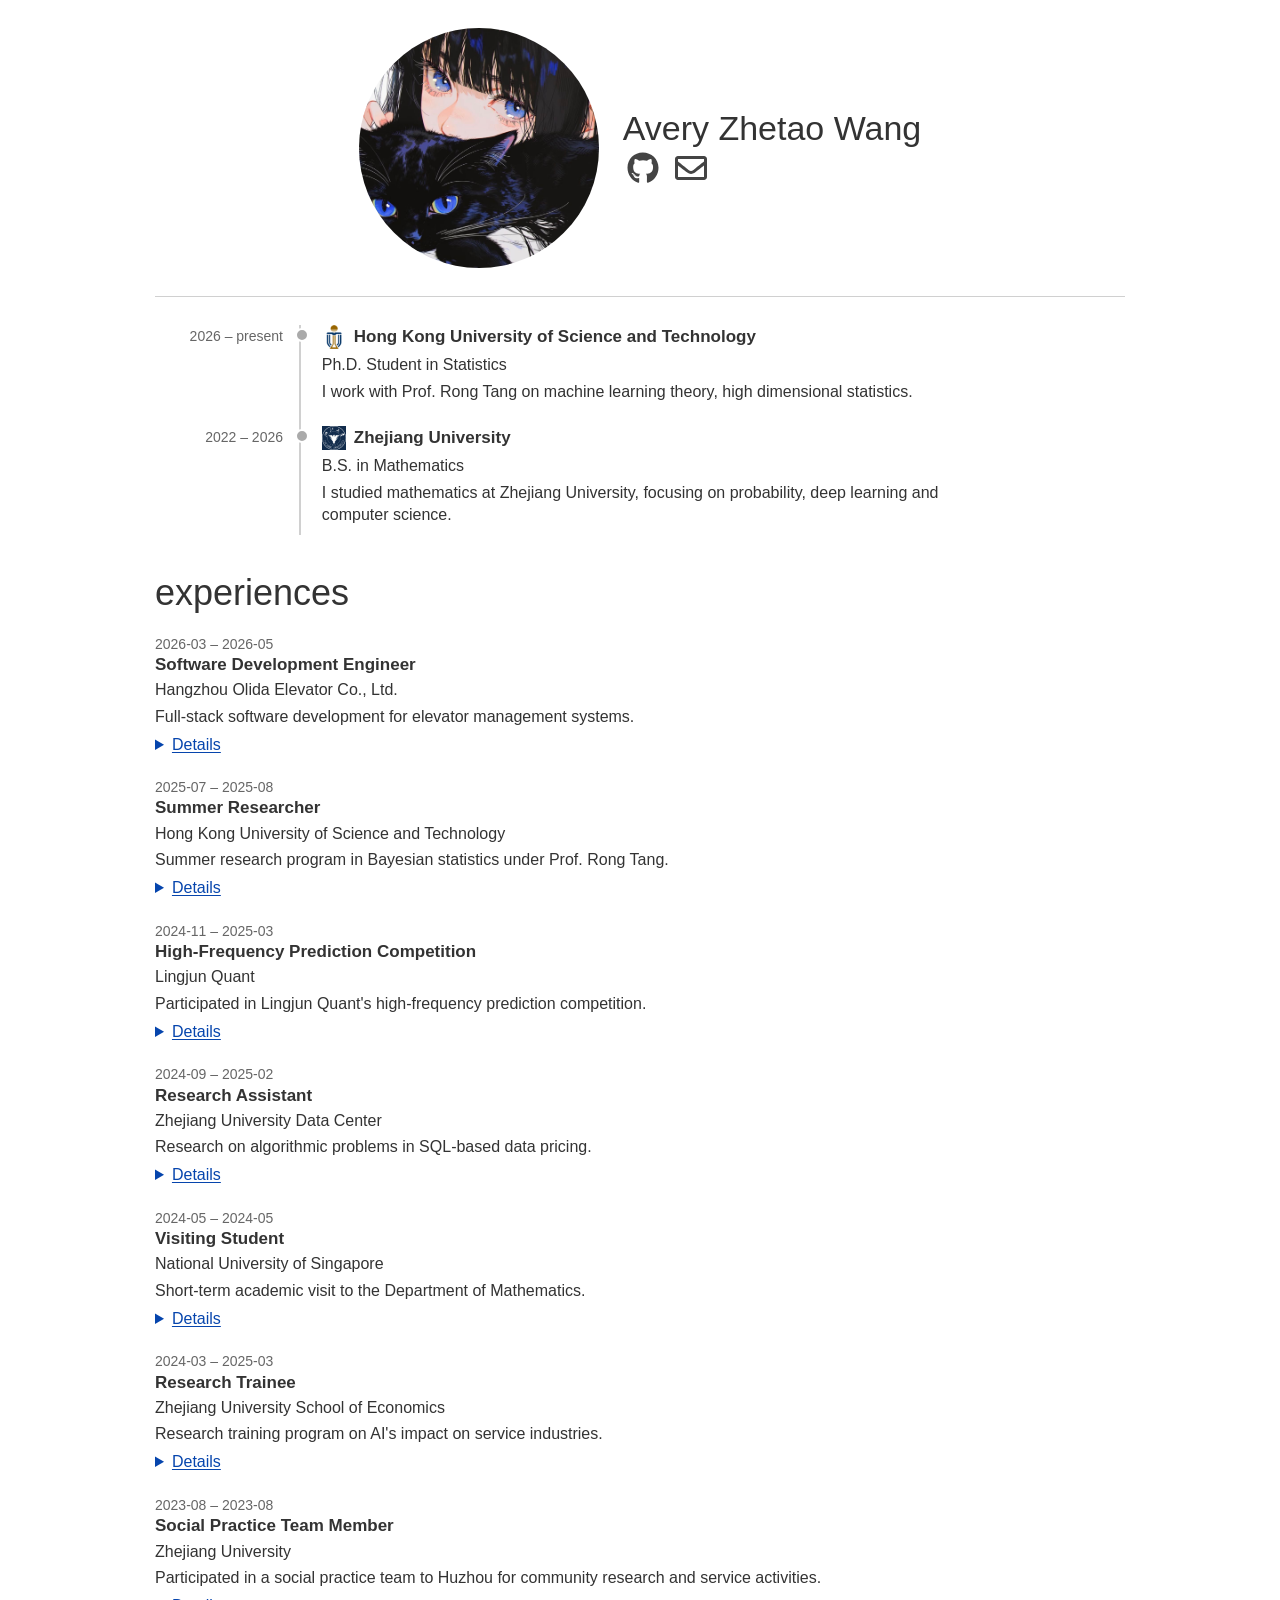
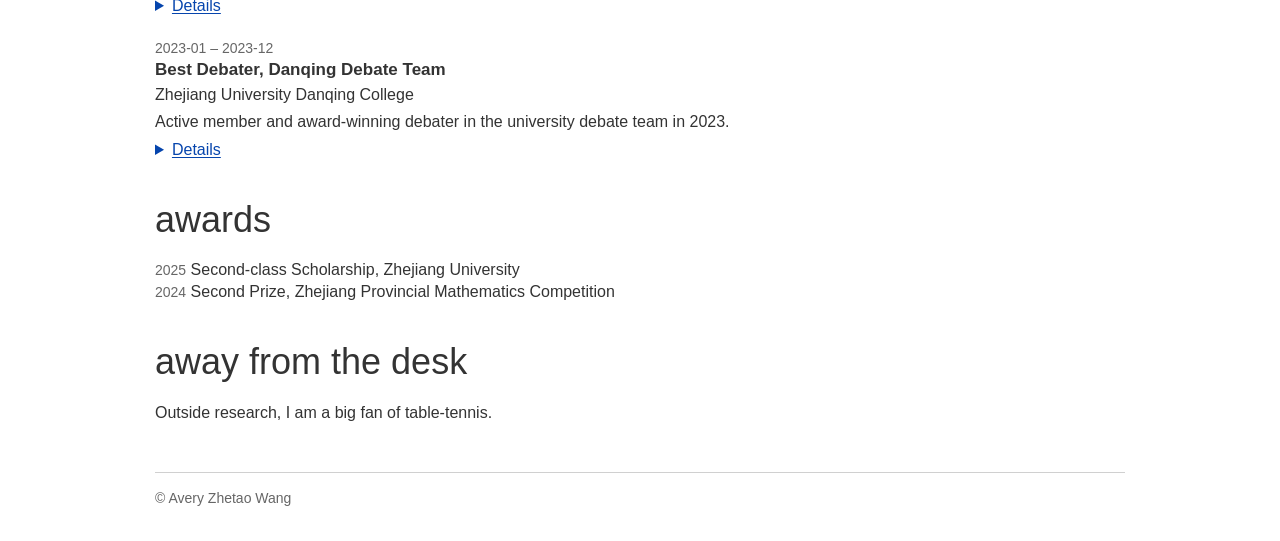
<file: site/index.html>
<!doctype html>
<html lang="en">
<head>
  <meta charset="utf-8">
  <meta name="viewport" content="width=device-width, initial-scale=1">
  <meta name="description" content="Avery Zhetao Wang — statistics research at HKUST, selected projects, and experience.">
  <meta name="google-site-verification" content="U6anTzB2nAh1nUD2bSoGXL8R9pxET0FojCEY-u9Pmek" />
  <title>Avery Zhetao Wang</title>
  <link rel="icon" href="assets/avatar.jpg">
  <link rel="stylesheet" href="style.css">
  <script src="search.js" defer></script>
</head>
<body>
  <main>
    <header class="profile">
      <img class="avatar" src="assets/avatar.jpg" width="240" height="240" alt="">
      <div>
        <h1>Avery Zhetao Wang</h1>
        
        <div class="links">
          <a href="https://github.com/Zhetao-Wang"><img src="assets/github.svg" alt="GitHub" width="32" height="32"></a>
          <a href="mailto:zhetaowang743@gmail.com"><img src="assets/email.svg" alt="Email" width="32" height="32"></a>
        </div>
      </div>
    </header>

    <ol class="timeline" aria-label="Education">
      <li>
        <span class="period">2026 – present</span>
        <div class="entry">
          <h3 class="school">
            <img src="assets/hkust.png" alt="" width="24" height="24">
            <span>Hong Kong University of Science and Technology</span>
          </h3>
          <p>Ph.D. Student in Statistics</p>
          <p>I work with Prof. Rong Tang on machine learning theory, high dimensional statistics.</p>
        </div>
      </li>
      <li>
        <span class="period">2022 – 2026</span>
        <div class="entry">
          <h3 class="school">
            <img src="assets/zju.png" alt="" width="24" height="24">
            <span>Zhejiang University</span>
          </h3>
          <p>B.S. in Mathematics</p>
          <p>I studied mathematics at Zhejiang University, focusing on probability, deep learning and computer science.</p>
        </div>
      </li>
    </ol>


    <section id="experience">
      <h2>experiences</h2>
      
      <article>
        <small>2026-03 – 2026-05</small>
        <h3>Software Development Engineer</h3>
        <p>Hangzhou Olida Elevator Co., Ltd.</p>
        <p>Full-stack software development for elevator management systems.</p>
        <details>
          <summary>Details</summary>
          <ul>
            <li>Developing and maintaining enterprise-level software solutions.</li>
            <li>Building data-driven applications with modern tech stack.</li>
          </ul>
        </details>
      </article>
      <article>
        <small>2025-07 – 2025-08</small>
        <h3>Summer Researcher</h3>
        <p>Hong Kong University of Science and Technology</p>
        <p>Summer research program in Bayesian statistics under Prof. Rong Tang.</p>
        <details>
          <summary>Details</summary>
          <ul>
            <li>Explored theoretical foundations of Bayesian inference methods.</li>
            <li>Gained exposure to advanced statistical computing techniques.</li>
          </ul>
        </details>
      </article>
      <article>
        <small>2024-11 – 2025-03</small>
        <h3>High-Frequency Prediction Competition</h3>
        <p>Lingjun Quant</p>
        <p>Participated in Lingjun Quant&#x27;s high-frequency prediction competition.</p>
        <details>
          <summary>Details</summary>
          <ul>
            <li>First hands-on experience with neural networks in a real-world trading scenario.</li>
            <li>Rank was not high, but gained valuable practical ML experience.</li>
          </ul>
        </details>
      </article>
      <article>
        <small>2024-09 – 2025-02</small>
        <h3>Research Assistant</h3>
        <p>Zhejiang University Data Center</p>
        <p>Research on algorithmic problems in SQL-based data pricing.</p>
        <details>
          <summary>Details</summary>
          <ul>
            <li>Investigated pricing algorithms for query-based data markets.</li>
            <li>Developed optimization methods for SQL query pricing computation.</li>
          </ul>
        </details>
      </article>
      <article>
        <small>2024-05 – 2024-05</small>
        <h3>Visiting Student</h3>
        <p>National University of Singapore</p>
        <p>Short-term academic visit to the Department of Mathematics.</p>
        <details>
          <summary>Details</summary>
          <ul>
            <li>Participated in academic seminars and research discussions.</li>
            <li>Explored advanced topics in mathematical analysis and statistics.</li>
          </ul>
        </details>
      </article>
      <article>
        <small>2024-03 – 2025-03</small>
        <h3>Research Trainee</h3>
        <p>Zhejiang University School of Economics</p>
        <p>Research training program on AI&#x27;s impact on service industries.</p>
        <details>
          <summary>Details</summary>
          <ul>
            <li>Analyzed the transformative effects of artificial intelligence on service sectors.</li>
            <li>Conducted literature reviews and empirical studies on technology adoption.</li>
          </ul>
        </details>
      </article>
      <article>
        <small>2023-08 – 2023-08</small>
        <h3>Social Practice Team Member</h3>
        <p>Zhejiang University</p>
        <p>Participated in a social practice team to Huzhou for community research and service activities.</p>
        <details>
          <summary>Details</summary>
          <ul>
            <li>Awarded Zhejiang University Outstanding Social Practice Team (University-level honor).</li>
            <li>Conducted field research on local community development as a team member.</li>
          </ul>
        </details>
      </article>
      <article>
        <small>2023-01 – 2023-12</small>
        <h3>Best Debater, Danqing Debate Team</h3>
        <p>Zhejiang University Danqing College</p>
        <p>Active member and award-winning debater in the university debate team in 2023.</p>
        <details>
          <summary>Details</summary>
          <ul>
            <li>Multiple awards as Best Debater in inter-collegiate debate competitions.</li>
            <li>Participated in various debate tournaments and public speaking events.</li>
          </ul>
        </details>
      </article>
      <p id="no-matches" role="status" hidden>No matching experience.</p>
    </section>

    <section id="awards">
      <h2>awards</h2>
      <p><small>2025</small> Second-class Scholarship, Zhejiang University</p>
      <p><small>2024</small> Second Prize, Zhejiang Provincial Mathematics Competition</p>
    </section>

    <section>
      <h2>away from the desk</h2>
      <p>Outside research, I am a big fan of table-tennis.</p>
    </section>
  </main>
  <footer>© Avery Zhetao Wang</footer>
</body>
</html>
</file>
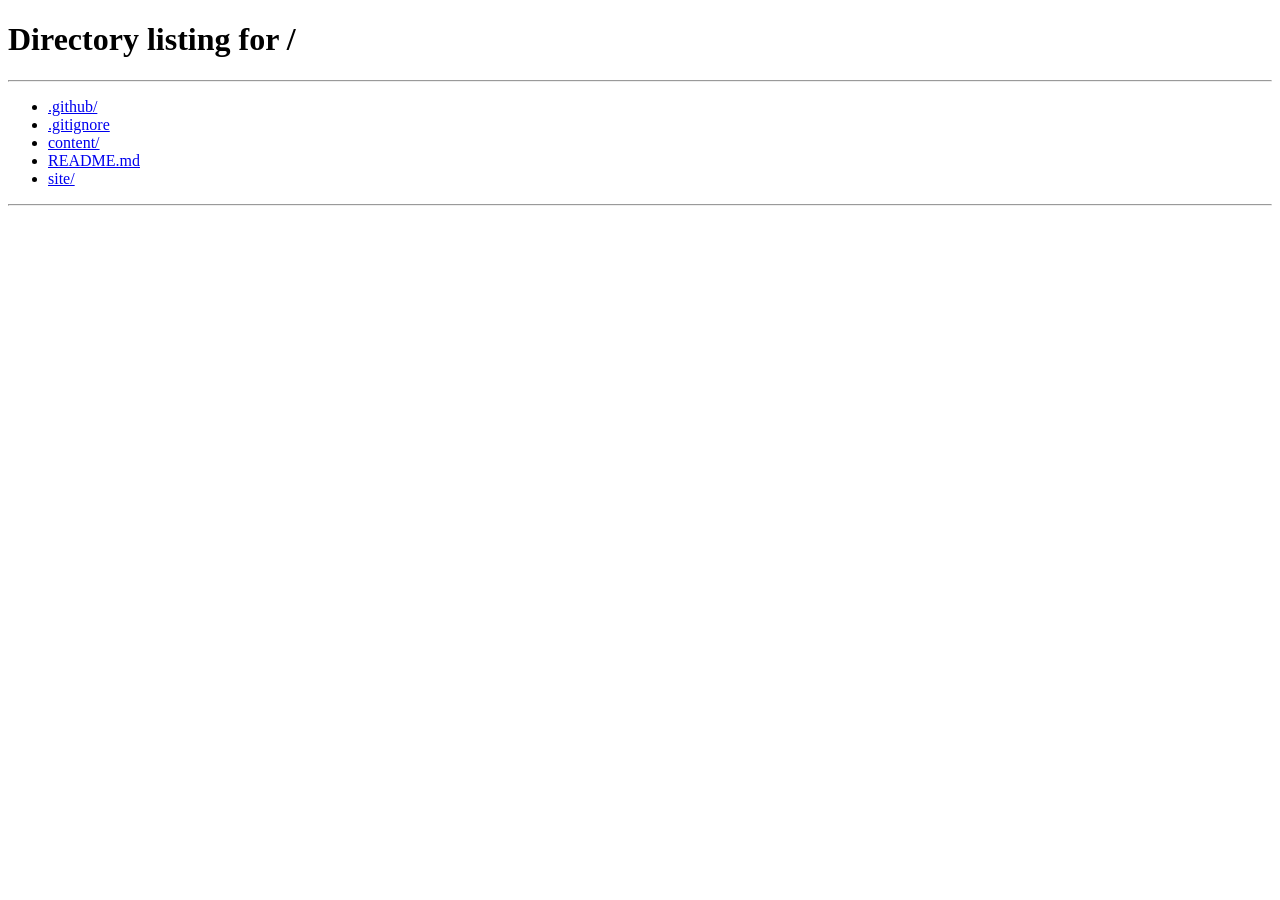
<file: site/experience/index.html>
<!doctype html>
<html lang="en">
<head>
  <meta charset="utf-8">
  <meta http-equiv="refresh" content="0; url=/#experience">
  <title>Avery Zhetao Wang</title>
</head>
<body><a href="/#experience">Continue to the homepage</a></body>
</html>
</file>
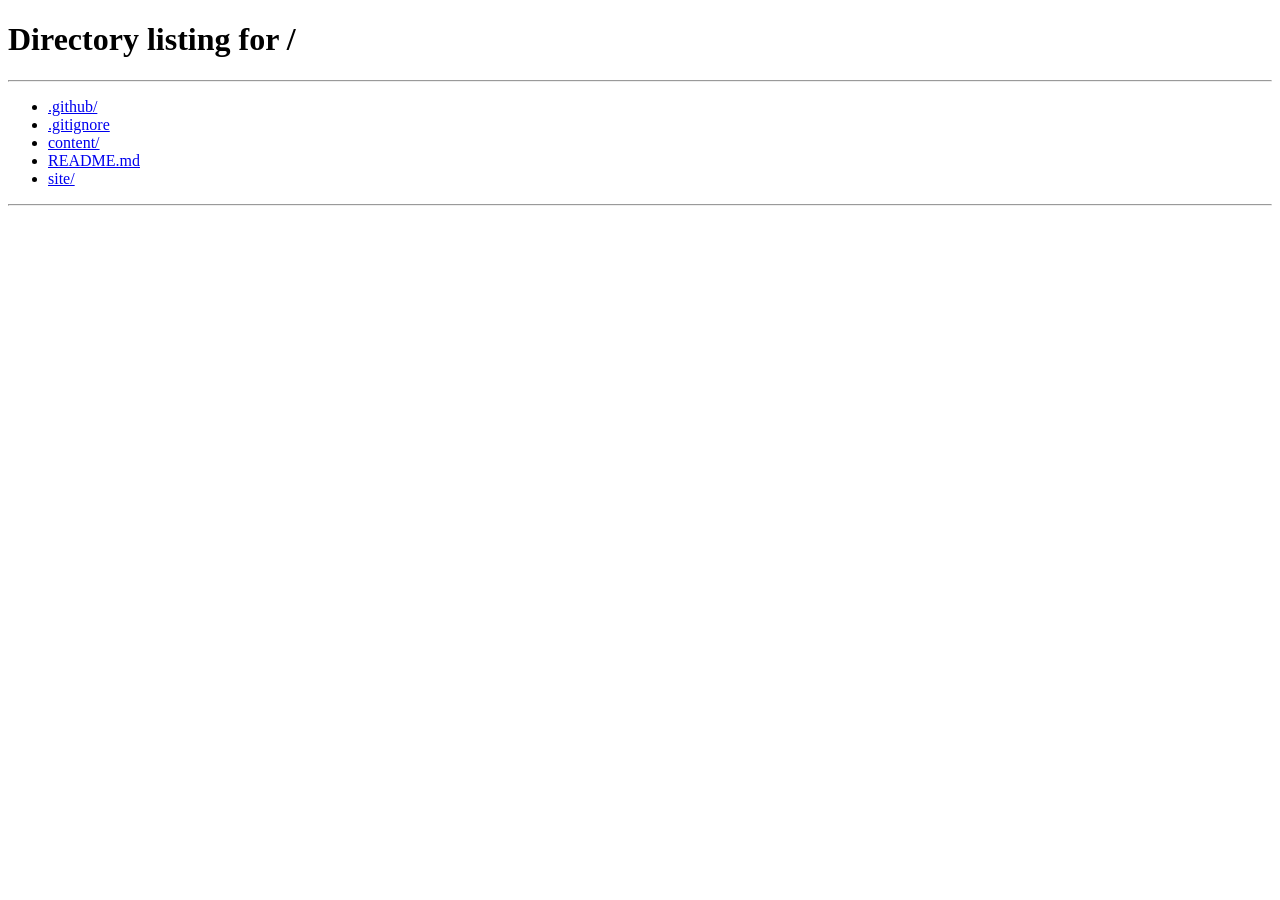
<file: site/publications/index.html>
<!doctype html>
<html lang="en">
<head>
  <meta charset="utf-8">
  <meta http-equiv="refresh" content="0; url=/">
  <title>Avery Zhetao Wang</title>
</head>
<body><a href="/">Continue to the homepage</a></body>
</html>
</file>
<file: site/style.css>
* { box-sizing: border-box; }
h1, h2, h3, p, ul { margin: 0; }
body {
  margin: 0;
  --ink: #333;
  --muted: #666;
  --rule: #d0d0d0;
  --link: #0645ad;
  min-height: 100vh;
  background: white;
  color: var(--ink);
  font: 1rem/1.4 sans-serif;
}
main, footer { width: min(calc(100% - 2rem), 60.625rem); margin-inline: auto; }
a, summary { color: var(--link); text-decoration: underline; text-underline-offset: .15em; }
a:hover, button:hover { color: var(--ink); }
:focus-visible { outline: 2px solid var(--link); outline-offset: 3px; }
main { padding-block-start: 1.25rem; }
h1, h2, h3 { font-family: inherit; line-height: 1.2; }
h1 { font-size: 2.125rem; font-weight: 400; }
h2 { font-size: clamp(1.75rem, 4vw, 2.25rem); margin-bottom: 1.125rem; font-weight: 400; }
h3 { font-size: 1.0625rem; font-weight: 600; }
.profile {
  display: flex;
  align-items: center;
  justify-content: center;
  gap: 1.5rem;
  padding-block: .5rem 1.75rem;
}
.profile .avatar { width: 15rem; height: 15rem; object-fit: cover; border-radius: 50%; }
.tagline { max-width: 19rem; margin: .35rem 0 .55rem; font-size: 1.125rem; color: var(--muted); font-style: italic; }
.links { display: flex; align-items: center; gap: .55rem; }
.links a { display: grid; place-items: center; width: 2.5rem; height: 2.5rem; color: #444; font-size: 2rem; }
.links a:hover { color: var(--link); }
.timeline { list-style: none; margin: 0; padding: 1.75rem 0 0; border-top: 1px solid var(--rule); }
.timeline li { display: grid; grid-template-columns: 8rem minmax(0, 1fr); gap: 1rem; }
.period { padding-top: .125rem; color: var(--muted); font-size: .875rem; text-align: right; }
.entry { position: relative; border-left: 2px solid var(--rule); padding: 0 0 1.4rem 1.3rem; }
.entry::before { content: ''; position: absolute; top: .2rem; left: -.375rem; width: .625rem; height: .625rem; background: #aaa; border: 2px solid white; border-radius: 50%; }
.school { display: flex; align-items: center; gap: .5rem; }
.school img { flex: none; object-fit: contain; }
.entry p { margin-top: .3rem; max-width: 70ch; }
.timeline li:last-child .entry { padding-bottom: .5rem; }
section { margin-top: 2.3rem; }
article + article { margin-top: 1.25rem; }
article p { margin-top: .25rem; }
#projects article { border-bottom: 1px solid #eee; padding-bottom: .85rem; }
small, footer { color: var(--muted); font-size: .875rem; }
input { display: block; width: 100%; max-width: 24rem; padding: .4rem .65rem; margin: .3rem 0 1.3rem; border: 1px solid var(--rule); border-radius: .2rem; }
details { margin-top: .35rem; }
summary { cursor: pointer; width: fit-content; }
ul { padding-left: 1.3rem; }
footer { border-top: 1px solid var(--rule); padding-block: 1rem 2rem; margin-top: 3rem; }
@media (max-width: 42rem) {
  .profile { flex-direction: column; gap: .85rem; text-align: center; }
  .profile .avatar { width: 10rem; height: 10rem; }
  .links { justify-content: center; }
  .timeline li { grid-template-columns: 5.25rem minmax(0, 1fr); gap: .65rem; }
  .entry { padding-left: .85rem; }
}
</file>
